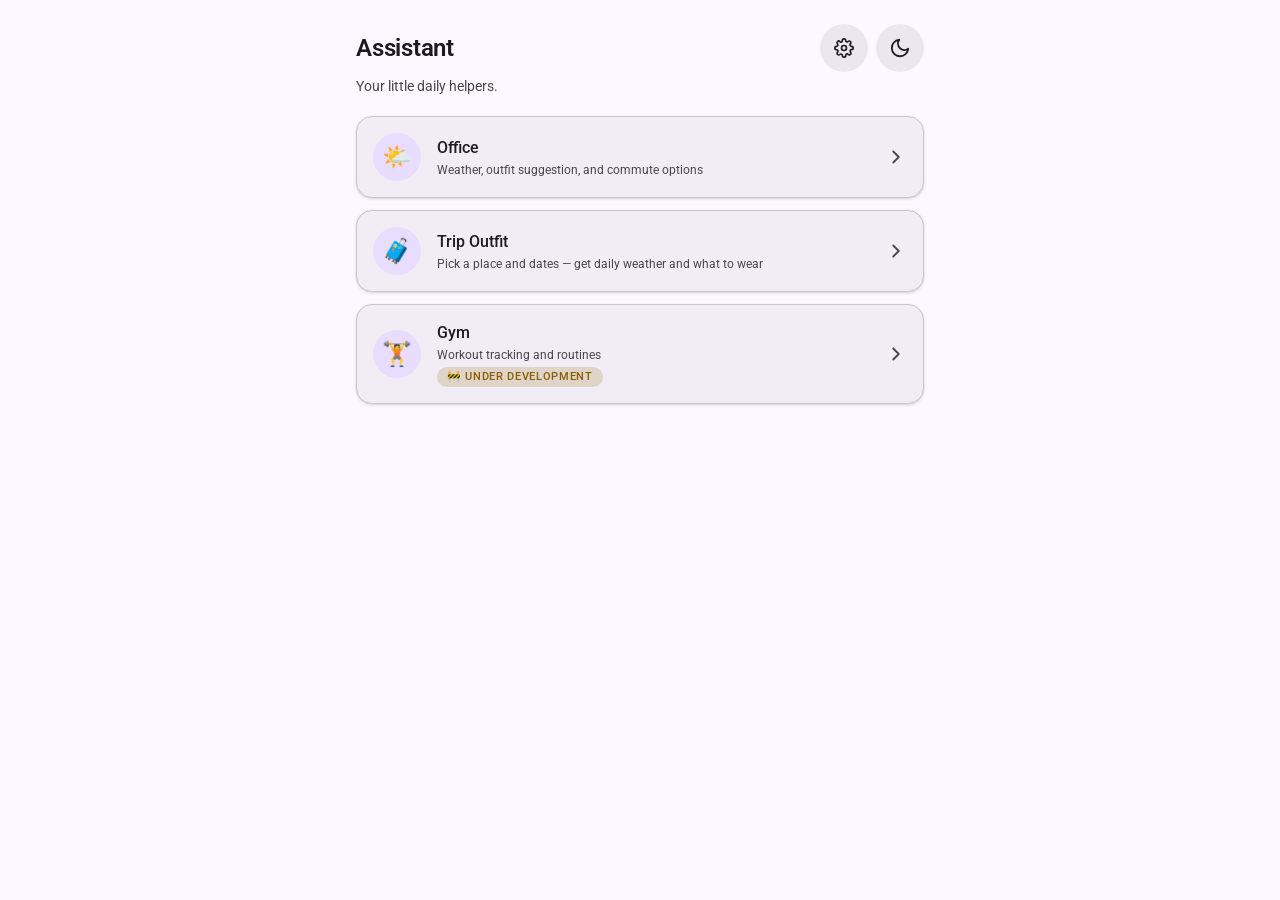
<file: index.html>
<!DOCTYPE html>
<html lang="en">
<head>
<meta charset="UTF-8">
<meta name="viewport" content="width=device-width, initial-scale=1.0, viewport-fit=cover">
<title>Assistant</title>
<meta name="theme-color" content="#141218">
<link rel="manifest" href="manifest.json">
<meta name="mobile-web-app-capable" content="yes">
<meta name="apple-mobile-web-app-capable" content="yes">
<meta name="apple-mobile-web-app-status-bar-style" content="black-translucent">
<meta name="apple-mobile-web-app-title" content="Assistant">
<link rel="apple-touch-icon" href="apple-touch-icon.png">
<link rel="preconnect" href="https://fonts.googleapis.com">
<link rel="preconnect" href="https://fonts.gstatic.com" crossorigin>
<link href="https://fonts.googleapis.com/css2?family=Roboto:wght@400;500;700;900&family=Noto+Sans+Malayalam:wght@400;500;700&family=Vazirmatn:wght@400;500;700&display=swap" rel="stylesheet">
<link rel="stylesheet" href="tokens.css">
<script src="i18n.js"></script>
<script>
  // Set theme + language direction before first paint to avoid a flash.
  document.documentElement.setAttribute("data-theme", localStorage.getItem("theme") || (matchMedia("(prefers-color-scheme: light)").matches ? "light" : "dark"));
  I18N.applyDir();
</script>
<style>
  * { box-sizing: border-box; }
  body {
    margin: 0 auto;
    max-width: 480px;
    padding: 16px;
    background: var(--md-surface);
    color: var(--md-on-surface);
    font-family: var(--md-font);
    -webkit-font-smoothing: antialiased;
  }
  @media (min-width: 768px) { body { max-width: 600px; } }

  .header-row { display: flex; justify-content: space-between; align-items: center; margin: 8px 0 4px; }
  h1 { font: var(--md-headline-small); margin: 0; letter-spacing: -0.01em; }
  .subtitle { font: var(--md-body-medium); color: var(--md-on-surface-variant); margin: 0 0 20px; }

  /* .icon-btn defined once in tokens.css */

  /* M3 cards: surface-container, large corners, elevation-1, state layer */
  .card-link {
    display: flex;
    align-items: center;
    gap: 16px;
    background: var(--md-surface-container);
    border: 1px solid var(--md-outline-variant);
    border-radius: var(--md-shape-lg);
    padding: 16px;
    margin-bottom: 12px;
    text-decoration: none;
    color: var(--md-on-surface);
    box-shadow: var(--md-elev-1);
    transition: box-shadow 0.2s ease, transform 0.15s ease;
  }
  .card-link:hover { box-shadow: var(--md-elev-2); }
  .card-link:active { transform: scale(0.99); }
  .card-link:hover::after, .card-link:active::after,
  .card-link:focus-visible::after { opacity: var(--md-state-hover); }

  .avatar {
    flex: none;
    width: 48px; height: 48px;
    border-radius: var(--md-shape-full);
    background: var(--md-primary-container);
    color: var(--md-on-primary-container);
    display: flex; align-items: center; justify-content: center;
    font-size: 1.5rem;
  }
  .card-body { flex: 1; min-width: 0; }
  .card-link h2 { font: var(--md-title-medium); margin: 0 0 2px; color: var(--md-on-surface); }
  .card-link p { font: var(--md-body-small); margin: 0; color: var(--md-on-surface-variant); }
  .chev { flex: none; color: var(--md-on-surface-variant); }

  .card-link.disabled { opacity: 0.55; pointer-events: none; }
  .card-link.disabled .avatar { background: var(--md-surface-container-high); color: var(--md-on-surface-variant); }

  .badge {
    display: inline-block;
    margin-top: 4px;
    background: color-mix(in srgb, var(--md-warning) 18%, transparent);
    color: var(--md-warning);
    border-radius: var(--md-shape-full);
    padding: 2px 10px;
    font: var(--md-label-small);
    text-transform: uppercase;
    letter-spacing: 0.06em;
  }
</style>
</head>
<body>
  <header class="header-row">
    <h1>Assistant</h1>
    <div class="header-actions" style="display:flex;gap:8px">
      <a class="icon-btn" href="settings/" title="Settings" data-i18n-title="a11y.settings" aria-label="Settings" data-i18n-aria="a11y.settings"><svg width="20" height="20" viewBox="0 0 24 24" fill="none" stroke="currentColor" stroke-width="2" stroke-linecap="round" stroke-linejoin="round"><circle cx="12" cy="12" r="3"/><path d="M19.4 15a1.65 1.65 0 0 0 .33 1.82l.06.06a2 2 0 1 1-2.83 2.83l-.06-.06a1.65 1.65 0 0 0-1.82-.33 1.65 1.65 0 0 0-1 1.51V21a2 2 0 0 1-4 0v-.09A1.65 1.65 0 0 0 9 19.4a1.65 1.65 0 0 0-1.82.33l-.06.06a2 2 0 1 1-2.83-2.83l.06-.06a1.65 1.65 0 0 0 .33-1.82 1.65 1.65 0 0 0-1.51-1H3a2 2 0 0 1 0-4h.09A1.65 1.65 0 0 0 4.6 9a1.65 1.65 0 0 0-.33-1.82l-.06-.06a2 2 0 1 1 2.83-2.83l.06.06a1.65 1.65 0 0 0 1.82.33H9a1.65 1.65 0 0 0 1-1.51V3a2 2 0 0 1 4 0v.09a1.65 1.65 0 0 0 1 1.51 1.65 1.65 0 0 0 1.82-.33l.06-.06a2 2 0 1 1 2.83 2.83l-.06.06a1.65 1.65 0 0 0-.33 1.82V9a1.65 1.65 0 0 0 1.51 1H21a2 2 0 0 1 0 4h-.09a1.65 1.65 0 0 0-1.51 1z"/></svg></a>
      <button class="icon-btn" id="themeToggle" onclick="toggleTheme()" aria-label="Toggle light/dark theme" data-i18n-aria="a11y.theme"></button>
    </div>
  </header>
  <p class="subtitle" data-i18n="home.subtitle">Your little daily helpers.</p>

  <a class="card-link md-state" href="dayplanner/">
    <span class="avatar">🌤️</span>
    <span class="card-body">
      <h2 data-i18n="card.office">Office</h2>
      <p data-i18n="card.office.desc">Weather, outfit suggestion, and commute options</p>
    </span>
    <svg class="chev" width="22" height="22" viewBox="0 0 24 24" fill="none" stroke="currentColor" stroke-width="2" stroke-linecap="round" stroke-linejoin="round"><path d="m9 18 6-6-6-6"/></svg>
  </a>

  <a class="card-link md-state" href="trip/">
    <span class="avatar">🧳</span>
    <span class="card-body">
      <h2 data-i18n="card.trip">Trip Outfit</h2>
      <p data-i18n="card.trip.desc">Pick a place and dates — get daily weather and what to wear</p>
    </span>
    <svg class="chev" width="22" height="22" viewBox="0 0 24 24" fill="none" stroke="currentColor" stroke-width="2" stroke-linecap="round" stroke-linejoin="round"><path d="m9 18 6-6-6-6"/></svg>
  </a>

  <a class="card-link md-state" href="gym/">
    <span class="avatar">🏋️</span>
    <span class="card-body">
      <h2 data-i18n="card.gym">Gym</h2>
      <p data-i18n="card.gym.desc">Workout tracking and routines</p>
      <span class="badge" data-i18n="badge.dev">🚧 Under development</span>
    </span>
    <svg class="chev" width="22" height="22" viewBox="0 0 24 24" fill="none" stroke="currentColor" stroke-width="2" stroke-linecap="round" stroke-linejoin="round"><path d="m9 18 6-6-6-6"/></svg>
  </a>

<script>
  var SUN = '<svg width="22" height="22" viewBox="0 0 24 24" fill="none" stroke="currentColor" stroke-width="2" stroke-linecap="round" stroke-linejoin="round"><circle cx="12" cy="12" r="4"/><path d="M12 2v2M12 20v2M4.93 4.93l1.41 1.41M17.66 17.66l1.41 1.41M2 12h2M20 12h2M6.34 17.66l-1.41 1.41M19.07 4.93l-1.41 1.41"/></svg>';
  var MOON = '<svg width="22" height="22" viewBox="0 0 24 24" fill="none" stroke="currentColor" stroke-width="2" stroke-linecap="round" stroke-linejoin="round"><path d="M21 12.79A9 9 0 1 1 11.21 3 7 7 0 0 0 21 12.79z"/></svg>';
  function applyTheme(t) {
    document.documentElement.setAttribute("data-theme", t);
    document.getElementById("themeToggle").innerHTML = t === "light" ? MOON : SUN;
  }
  function toggleTheme() {
    var next = document.documentElement.getAttribute("data-theme") === "light" ? "dark" : "light";
    localStorage.setItem("theme", next);
    applyTheme(next);
  }
  applyTheme(localStorage.getItem("theme") || (matchMedia("(prefers-color-scheme: light)").matches ? "light" : "dark"));
  I18N.apply();
  if ("serviceWorker" in navigator) addEventListener("load", () => navigator.serviceWorker.register("sw.js"));
</script>
</body>
</html>
</file>
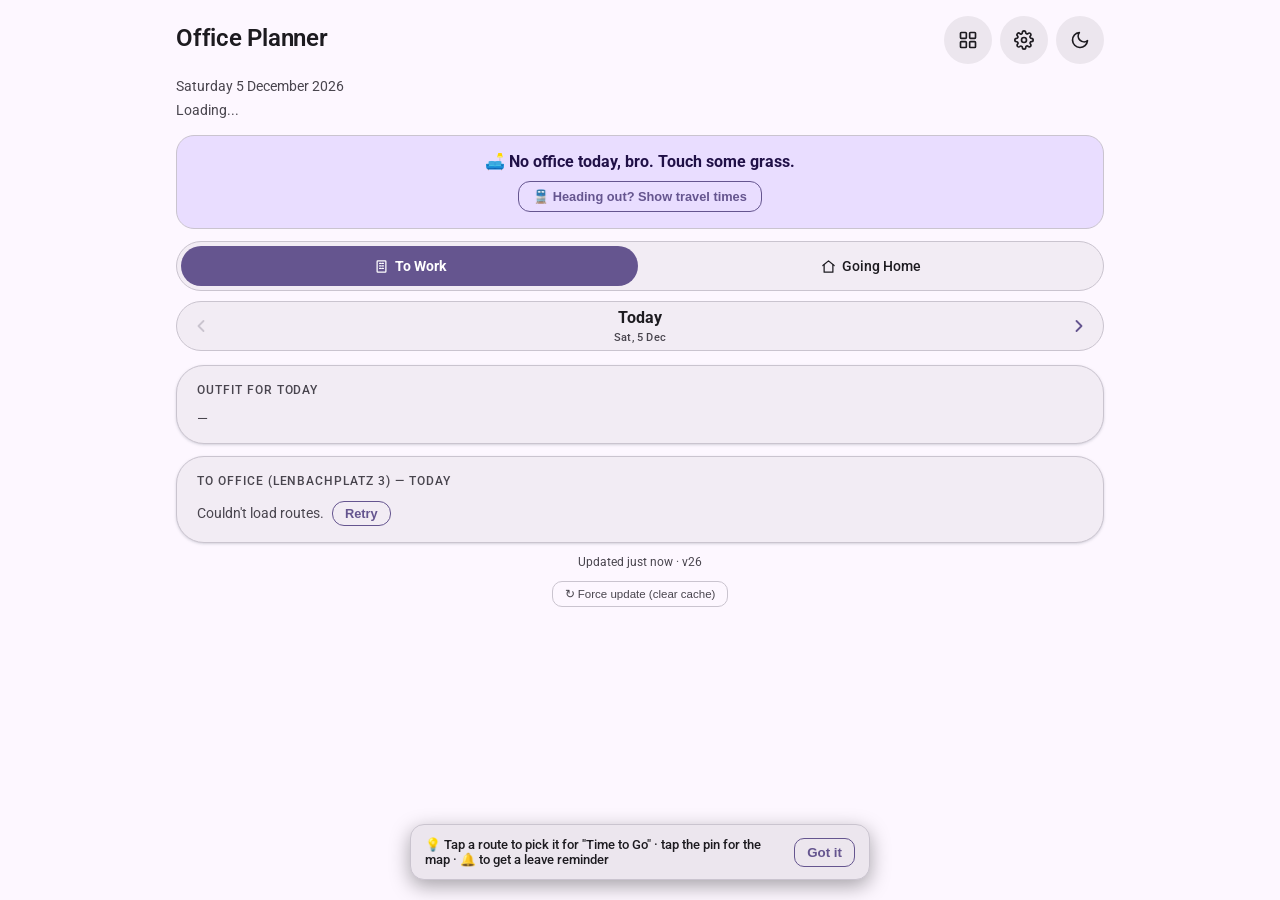
<file: dayplanner/index.html>
<!DOCTYPE html>
<html lang="en">
<head>
<meta charset="UTF-8">
<meta name="viewport" content="width=device-width, initial-scale=1.0, viewport-fit=cover">
<title>Office Planner</title>
<link rel="manifest" href="manifest.json">
<meta name="theme-color" content="#141218">
<meta name="mobile-web-app-capable" content="yes">
<meta name="apple-mobile-web-app-capable" content="yes">
<meta name="apple-mobile-web-app-status-bar-style" content="black-translucent">
<meta name="apple-mobile-web-app-title" content="My Planner">
<link rel="apple-touch-icon" href="apple-touch-icon.png">
<link rel="preconnect" href="https://fonts.googleapis.com">
<link rel="preconnect" href="https://fonts.gstatic.com" crossorigin>
<link href="https://fonts.googleapis.com/css2?family=Roboto:wght@400;500;700;900&family=Noto+Sans+Malayalam:wght@400;500;700&family=Vazirmatn:wght@400;500;700&display=swap" rel="stylesheet">
<link rel="stylesheet" href="../tokens.css">
<link rel="stylesheet" href="styles.css">
<script src="../i18n.js"></script>
<script>document.documentElement.setAttribute("data-theme", localStorage.getItem("theme") || (matchMedia("(prefers-color-scheme: light)").matches ? "light" : "dark")); I18N.applyDir();</script>
</head>
<body>
  <div class="pull-indicator" id="pullIndicator" aria-hidden="true" style="display:none">↻ Release to refresh</div>
  <div class="leave-bar" id="leaveBar" style="display:none" role="status" onclick="document.getElementById('leaveByCard').scrollIntoView({behavior:'smooth'})"></div>
  <header class="header-row">
    <h1 data-i18n="dp.title">Office Planner</h1>
    <div class="header-actions">
      <a class="icon-btn" href="../" title="All apps" aria-label="Back to home page" data-i18n-aria="a11y.home"><svg width="20" height="20" viewBox="0 0 24 24" fill="none" stroke="currentColor" stroke-width="2" stroke-linecap="round" stroke-linejoin="round"><rect x="3" y="3" width="7" height="7" rx="1"/><rect x="14" y="3" width="7" height="7" rx="1"/><rect x="3" y="14" width="7" height="7" rx="1"/><rect x="14" y="14" width="7" height="7" rx="1"/></svg></a>
      <a class="icon-btn" href="../settings/" title="Settings" data-i18n-title="a11y.settings" aria-label="Settings" data-i18n-aria="a11y.settings"><svg width="20" height="20" viewBox="0 0 24 24" fill="none" stroke="currentColor" stroke-width="2" stroke-linecap="round" stroke-linejoin="round"><circle cx="12" cy="12" r="3"/><path d="M19.4 15a1.65 1.65 0 0 0 .33 1.82l.06.06a2 2 0 1 1-2.83 2.83l-.06-.06a1.65 1.65 0 0 0-1.82-.33 1.65 1.65 0 0 0-1 1.51V21a2 2 0 0 1-4 0v-.09A1.65 1.65 0 0 0 9 19.4a1.65 1.65 0 0 0-1.82.33l-.06.06a2 2 0 1 1-2.83-2.83l.06-.06a1.65 1.65 0 0 0 .33-1.82 1.65 1.65 0 0 0-1.51-1H3a2 2 0 0 1 0-4h.09A1.65 1.65 0 0 0 4.6 9a1.65 1.65 0 0 0-.33-1.82l-.06-.06a2 2 0 1 1 2.83-2.83l.06.06a1.65 1.65 0 0 0 1.82.33H9a1.65 1.65 0 0 0 1-1.51V3a2 2 0 0 1 4 0v.09a1.65 1.65 0 0 0 1 1.51 1.65 1.65 0 0 0 1.82-.33l.06-.06a2 2 0 1 1 2.83 2.83l-.06.06a1.65 1.65 0 0 0-.33 1.82V9a1.65 1.65 0 0 0 1.51 1H21a2 2 0 0 1 0 4h-.09a1.65 1.65 0 0 0-1.51 1z"/></svg></a>
      <button class="icon-btn" id="themeToggle" onclick="toggleTheme()" aria-label="Toggle light/dark theme" data-i18n-aria="a11y.theme"></button>
    </div>
  </header>
  <p class="subtitle" id="dateLine"></p>
  <button class="weather-strip loading" id="weatherStrip" aria-label="Weather summary — tap for hourly" aria-expanded="false" onclick="toggleHourly()">Loading...</button>
  <div class="hourly-wrap" id="hourlyWrap" style="display:none">
    <div id="weather" class="loading">Loading...</div>
  </div>

  <main>
  <div class="dayoff-note" id="dayOffNote" role="status" style="display:none"></div>

  <div class="dir-toggle" role="group" aria-label="Direction">
    <button id="btnDirOffice" class="active" onclick="selectDirection('office')" aria-pressed="true"><svg class="btn-ic" width="15" height="15" viewBox="0 0 24 24" fill="none" stroke="currentColor" stroke-width="2" stroke-linecap="round" stroke-linejoin="round"><rect x="5" y="3" width="14" height="18" rx="1"/><path d="M9 7h2M13 7h2M9 11h2M13 11h2M9 15h2M13 15h2"/></svg><span data-i18n="dp.toWork">To Work</span></button>
    <button id="btnDirHome" onclick="selectDirection('home')" aria-pressed="false"><svg class="btn-ic" width="15" height="15" viewBox="0 0 24 24" fill="none" stroke="currentColor" stroke-width="2" stroke-linecap="round" stroke-linejoin="round"><path d="M3 10.5 12 3l9 7.5"/><path d="M5 9.5V21h14V9.5"/></svg><span data-i18n="dp.goingHome">Going Home</span></button>
  </div>

  <div class="day-stepper" role="group" aria-label="Day">
    <button class="day-arrow" id="dayPrev" onclick="stepDay(-1)" aria-label="Previous day">
      <svg width="20" height="20" viewBox="0 0 24 24" fill="none" stroke="currentColor" stroke-width="2.2" stroke-linecap="round" stroke-linejoin="round"><path d="m15 18-6-6 6-6"/></svg>
    </button>
    <div class="day-current" aria-live="polite">
      <span class="day-name" id="dayName" data-i18n="dp.today">Today</span>
      <span class="day-date" id="dayDate"></span>
    </div>
    <button class="day-arrow" id="dayNext" onclick="stepDay(1)" aria-label="Next day">
      <svg width="20" height="20" viewBox="0 0 24 24" fill="none" stroke="currentColor" stroke-width="2.2" stroke-linecap="round" stroke-linejoin="round"><path d="m9 18 6-6-6-6"/></svg>
    </button>
  </div>

  <div class="disruption-banner" id="disruptionBanner" role="alert" style="display:none"></div>

  <section class="card" id="leaveByCard" style="display:none" aria-labelledby="leaveByTitle">
    <h2 id="leaveByTitle" data-i18n="dp.timeToGo">Time to Go</h2>
    <div id="leaveBy" class="loading" aria-live="polite">Loading...</div>
  </section>

  <section class="card" id="outfitCard" aria-labelledby="outfitTitle">
    <h2 id="outfitTitle">Outfit for Today</h2>
    <div id="outfit" class="loading">Loading...</div>
  </section>

  <section class="card" id="routesCard" aria-labelledby="routesTitle">
    <h2 id="routesTitle">To Home (Riesenfeldstr. 10) — Today</h2>
    <div id="routesStale" class="stale-note" style="display:none" aria-live="polite"></div>
    <div id="routesList" class="loading">Loading...</div>
    <div id="routesEmpty" class="loading" style="display:none" data-i18n="dp.noDepartures">No upcoming departures right now.</div>
    <button id="showMoreBtn" class="show-more" style="display:none" onclick="showMoreRoutes()" data-i18n="dp.showMore">Show 5 more</button>
  </section>
  </main>

  <p class="updated" id="updated" aria-live="polite"></p>
  <p class="footer-actions"><button class="force-update" onclick="forceUpdate()" data-i18n="dp.forceUpdate">↻ Force update (clear cache)</button></p>

  <div class="update-toast" id="updateToast" style="display:none" role="alert">
    <span data-i18n="dp.newVersion">New version available</span>
    <button id="updateBtn" data-i18n="dp.refresh">Refresh</button>
  </div>

  <div class="hint-toast" id="hintToast" style="display:none" role="status">
    <span data-i18n="dp.hint">💡 Tap a route to pick it for "Time to Go" · tap ↗ for the map · 🔔 to get a leave reminder</span>
    <button id="hintBtn" onclick="dismissHints()" data-i18n="dp.gotIt">Got it</button>
  </div>

<script src="app.js"></script>
</body>
</html>
</file>
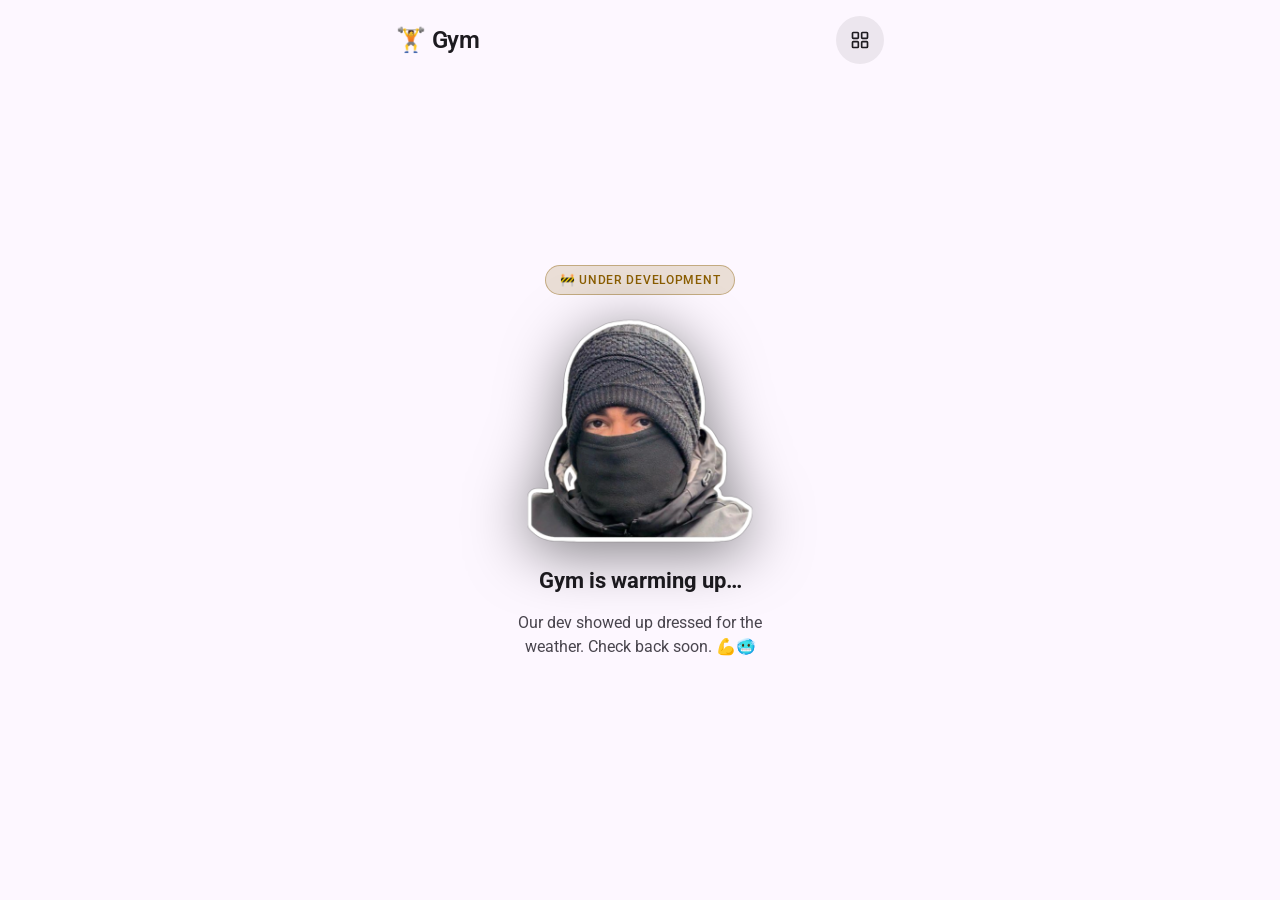
<file: gym/index.html>
<!DOCTYPE html>
<html lang="en">
<head>
<meta charset="UTF-8">
<meta name="viewport" content="width=device-width, initial-scale=1.0, viewport-fit=cover">
<title>Gym</title>
<meta name="theme-color" content="#141218">
<link rel="manifest" href="../manifest.json">
<meta name="mobile-web-app-capable" content="yes">
<meta name="apple-mobile-web-app-capable" content="yes">
<meta name="apple-mobile-web-app-status-bar-style" content="black-translucent">
<meta name="apple-mobile-web-app-title" content="Gym">
<link rel="apple-touch-icon" href="../apple-touch-icon.png">
<link rel="preconnect" href="https://fonts.googleapis.com">
<link rel="preconnect" href="https://fonts.gstatic.com" crossorigin>
<link href="https://fonts.googleapis.com/css2?family=Roboto:wght@400;500;700;900&family=Noto+Sans+Malayalam:wght@400;500;700&family=Vazirmatn:wght@400;500;700&display=swap" rel="stylesheet">
<link rel="stylesheet" href="../tokens.css">
<script src="../i18n.js"></script>
<script>document.documentElement.setAttribute("data-theme", localStorage.getItem("theme") || (matchMedia("(prefers-color-scheme: light)").matches ? "light" : "dark")); I18N.applyDir();</script>
<style>
  * { box-sizing: border-box; }
  body {
    margin: 0 auto;
    font-family: var(--md-font);
    background: var(--md-surface);
    color: var(--md-on-surface);
    padding: 16px;
    max-width: 520px;
    min-height: 100vh;
    display: flex;
    flex-direction: column;
    -webkit-font-smoothing: antialiased;
  }
  .header-row { display: flex; justify-content: space-between; align-items: center; }
  h1 { font: var(--md-headline-small); margin: 0; letter-spacing: -0.01em; }
  /* .icon-btn defined once in ../tokens.css */
  .stage {
    flex: 1;
    display: flex;
    flex-direction: column;
    align-items: center;
    justify-content: center;
    text-align: center;
    gap: 16px;
    padding: 24px 0 48px;
  }
  .pic {
    width: 240px; max-width: 72vw; height: auto;
    filter: drop-shadow(0 10px 30px rgba(0,0,0,0.5));
  }
  .badge {
    display: inline-block;
    background: color-mix(in srgb, var(--md-warning) 16%, transparent);
    color: var(--md-warning);
    border: 1px solid color-mix(in srgb, var(--md-warning) 40%, transparent);
    border-radius: var(--md-shape-full);
    padding: 6px 14px;
    font: var(--md-label-medium);
    text-transform: uppercase;
    letter-spacing: 0.06em;
  }
  .title { font: var(--md-title-large); margin: 0; }
  .sub { color: var(--md-on-surface-variant); font: var(--md-body-large); max-width: 30ch; margin: 0; }
</style>
</head>
<body>
  <header class="header-row">
    <h1>🏋️ Gym</h1>
    <a class="icon-btn" href="../" title="All apps" aria-label="Back to home page" data-i18n-aria="a11y.home"><svg width="20" height="20" viewBox="0 0 24 24" fill="none" stroke="currentColor" stroke-width="2" stroke-linecap="round" stroke-linejoin="round"><rect x="3" y="3" width="7" height="7" rx="1"/><rect x="14" y="3" width="7" height="7" rx="1"/><rect x="3" y="14" width="7" height="7" rx="1"/><rect x="14" y="14" width="7" height="7" rx="1"/></svg></a>
  </header>

  <div class="stage">
    <span class="badge" data-i18n="badge.dev">🚧 Under development</span>
    <img class="pic" src="underdevelopment.webp" alt="Bundled up, ready for the cold gym" loading="lazy">
    <h2 class="title" data-i18n="gym.title">Gym is warming up…</h2>
    <p class="sub" data-i18n="gym.sub">Our dev showed up dressed for the weather. Check back soon. 💪🥶</p>
  </div>
<script>I18N.apply(); if ("serviceWorker" in navigator) addEventListener("load", () => navigator.serviceWorker.register("../sw.js"));</script>
</body>
</html>
</file>
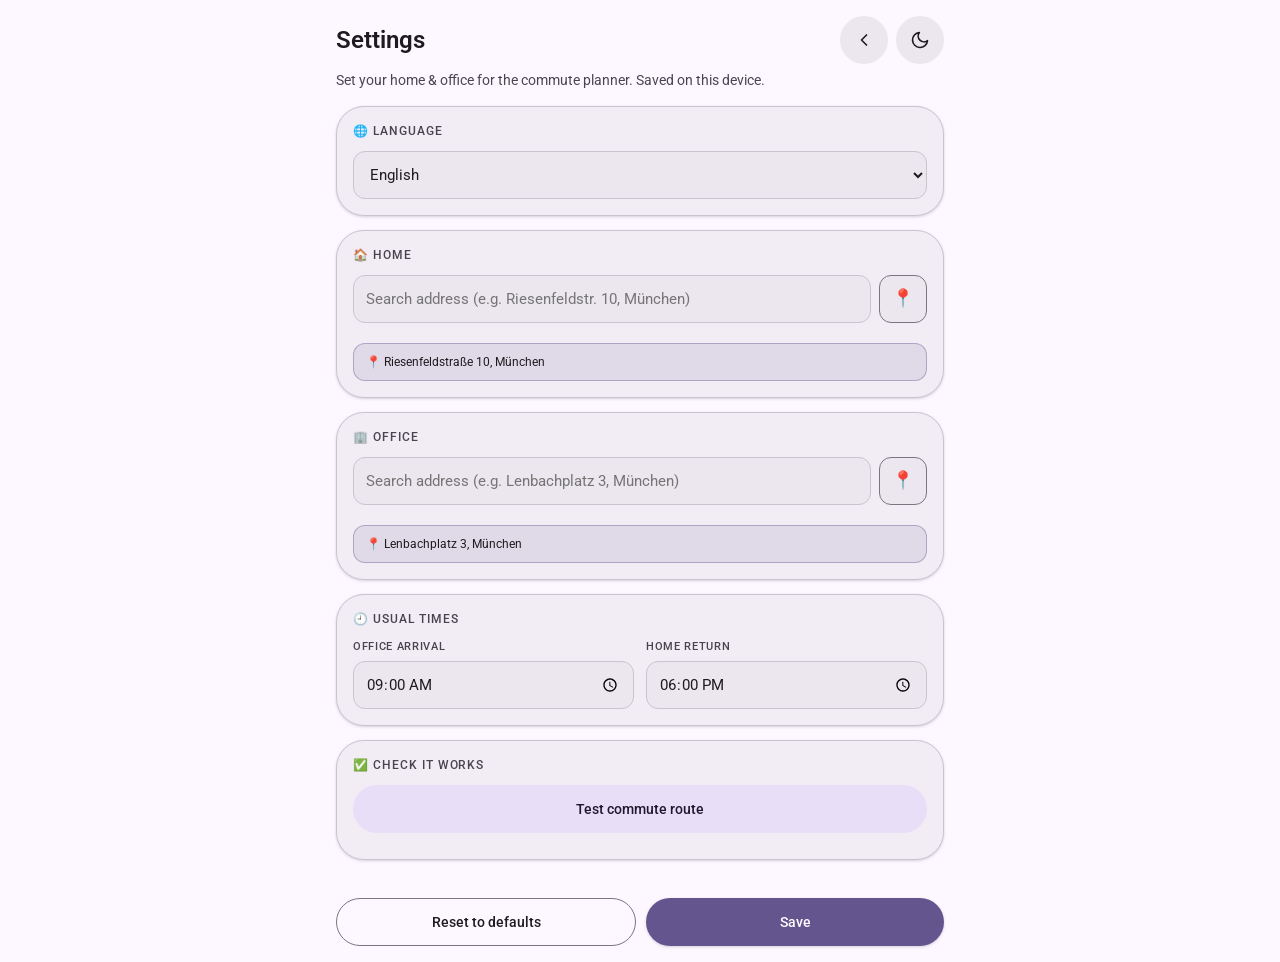
<file: settings/index.html>
<!DOCTYPE html>
<html lang="en">
<head>
<meta charset="UTF-8">
<meta name="viewport" content="width=device-width, initial-scale=1.0, viewport-fit=cover">
<title>Settings</title>
<meta name="theme-color" content="#141218">
<link rel="manifest" href="../manifest.json">
<meta name="mobile-web-app-capable" content="yes">
<meta name="apple-mobile-web-app-capable" content="yes">
<meta name="apple-mobile-web-app-status-bar-style" content="black-translucent">
<meta name="apple-mobile-web-app-title" content="Settings">
<link rel="apple-touch-icon" href="../apple-touch-icon.png">
<link rel="preconnect" href="https://fonts.googleapis.com">
<link rel="preconnect" href="https://fonts.gstatic.com" crossorigin>
<link href="https://fonts.googleapis.com/css2?family=Roboto:wght@400;500;700;900&family=Noto+Sans+Malayalam:wght@400;500;700&family=Vazirmatn:wght@400;500;700&display=swap" rel="stylesheet">
<link rel="stylesheet" href="../tokens.css">
<script src="../i18n.js"></script>
<script>document.documentElement.setAttribute("data-theme", localStorage.getItem("theme") || (matchMedia("(prefers-color-scheme: light)").matches ? "light" : "dark")); I18N.applyDir();</script>
<style>
  * { box-sizing: border-box; }
  body {
    margin: 0 auto; max-width: 520px; padding: 16px;
    background: var(--md-surface); color: var(--md-on-surface);
    font-family: var(--md-font); -webkit-font-smoothing: antialiased;
  }
  @media (min-width: 768px) { body { max-width: 640px; } }
  .header-row { display: flex; justify-content: space-between; align-items: center; }
  .header-actions { display: flex; gap: 8px; }
  h1 { font: var(--md-headline-small); margin: 0; }
  .subtitle { color: var(--md-on-surface-variant); font: var(--md-body-medium); margin: 6px 0 16px; }
  .card {
    background: var(--md-surface-container); border: 1px solid var(--md-outline-variant);
    border-radius: var(--md-shape-xl); padding: 16px; margin-bottom: 14px; box-shadow: var(--md-elev-1);
  }
  .card h2 { font: var(--md-label-medium); text-transform: uppercase; letter-spacing: 0.08em;
    color: var(--md-on-surface-variant); margin: 0 0 12px; }
  .row { display: flex; gap: 8px; }
  .field-input {
    flex: 1; min-width: 0; height: 48px; padding: 11px 12px;
    background: var(--md-surface-container-high); border: 1px solid var(--md-outline-variant);
    border-radius: var(--md-shape-md); color: var(--md-on-surface); font-size: 0.95rem; font-family: inherit;
  }
  .field-input:focus { outline: 2px solid var(--md-primary); border-color: transparent; }
  .gps-btn {
    flex: none; width: 48px; height: 48px; border: 1px solid var(--md-outline);
    border-radius: var(--md-shape-md); background: var(--md-surface-container-high);
    color: var(--md-primary); cursor: pointer; font-size: 1.1rem;
  }
  .matches { display: flex; flex-wrap: wrap; gap: 8px; margin-top: 10px; }
  .chip {
    background: var(--md-surface-container-high); border: 1px solid var(--md-outline);
    border-radius: var(--md-shape-sm); padding: 8px 12px; color: var(--md-on-surface);
    font: var(--md-label-large); cursor: pointer; text-align: left;
  }
  .chip:hover { background: var(--md-surface-container-highest); }
  .picked {
    display: flex; align-items: center; gap: 8px; margin-top: 10px; padding: 10px 12px;
    background: color-mix(in srgb, var(--md-primary) 12%, transparent);
    border: 1px solid color-mix(in srgb, var(--md-primary) 40%, transparent);
    border-radius: var(--md-shape-md); font: var(--md-body-small); color: var(--md-on-surface);
  }
  .picked.empty { background: transparent; border-style: dashed; color: var(--md-on-surface-variant); }
  .time-row { display: grid; grid-template-columns: 1fr 1fr; gap: 12px; }
  .time-field span { display: block; font: var(--md-label-small); text-transform: uppercase;
    letter-spacing: 0.06em; color: var(--md-on-surface-variant); margin-bottom: 6px; }
  .time-field input {
    width: 100%; height: 48px; padding: 0 12px; background: var(--md-surface-container-high);
    border: 1px solid var(--md-outline-variant); border-radius: var(--md-shape-md);
    color: var(--md-on-surface); font-size: 0.95rem; font-family: inherit;
  }
  .btn {
    min-height: 48px; padding: 12px 20px; border-radius: var(--md-shape-full);
    font: var(--md-label-large); cursor: pointer; border: none;
  }
  .btn-primary { background: var(--md-primary); color: var(--md-on-primary); box-shadow: var(--md-elev-1); }
  .btn-ghost { background: transparent; color: var(--md-on-surface); border: 1px solid var(--md-outline); }
  .btn-tonal { background: var(--md-secondary-container); color: var(--md-on-secondary-container); }
  .actions { display: flex; gap: 10px; margin-top: 4px; }
  .actions .btn { flex: 1; }
  .status { text-align: center; font: var(--md-body-small); color: var(--md-on-surface-variant);
    min-height: 1.2em; margin: 10px 0; }
  .status.ok { color: var(--status-good); }
  .status.bad { color: var(--status-bad); }
  .test-result { margin-top: 10px; font: var(--md-body-small); }
  .icon-btn svg, .gps-btn { line-height: 1; }
</style>
</head>
<body>
  <header class="header-row">
    <h1 data-i18n="set.title">Settings</h1>
    <div class="header-actions">
      <a class="icon-btn" href="../" title="All apps" aria-label="Back to home" data-i18n-aria="a11y.home"><svg width="20" height="20" viewBox="0 0 24 24" fill="none" stroke="currentColor" stroke-width="2" stroke-linecap="round" stroke-linejoin="round"><path d="m15 18-6-6 6-6"/></svg></a>
      <button class="icon-btn" id="themeToggle" onclick="toggleTheme()" aria-label="Toggle light/dark theme" data-i18n-aria="a11y.theme"></button>
    </div>
  </header>
  <p class="subtitle" data-i18n="set.subtitle">Set your home & office for the commute planner. Saved on this device.</p>

  <section class="card">
    <h2 data-i18n="set.language">🌐 Language</h2>
    <select class="field-input" id="langSelect" style="width:100%">
      <option value="en">English</option>
      <option value="de">Deutsch</option>
      <option value="ml">മലയാളം</option>
      <option value="fa">فارسی</option>
    </select>
  </section>

  <section class="card">
    <h2 data-i18n="set.home">🏠 Home</h2>
    <div class="row">
      <input class="field-input" id="homeSearch" type="text" placeholder="Search address (e.g. Riesenfeldstr. 10, München)" data-i18n-ph="set.searchHome" autocomplete="off">
      <button class="gps-btn" id="homeGps" title="Use my current location" aria-label="Use my current location" data-i18n-aria="set.gps" data-i18n-title="set.gps">📍</button>
    </div>
    <div class="matches" id="homeMatches"></div>
    <div class="picked empty" id="homePicked" data-i18n="set.noPick">No address picked yet.</div>
  </section>

  <section class="card">
    <h2 data-i18n="set.office">🏢 Office</h2>
    <div class="row">
      <input class="field-input" id="officeSearch" type="text" placeholder="Search address (e.g. Lenbachplatz 3, München)" data-i18n-ph="set.searchOffice" autocomplete="off">
      <button class="gps-btn" id="officeGps" title="Use my current location" aria-label="Use my current location" data-i18n-aria="set.gps" data-i18n-title="set.gps">📍</button>
    </div>
    <div class="matches" id="officeMatches"></div>
    <div class="picked empty" id="officePicked" data-i18n="set.noPick">No address picked yet.</div>
  </section>

  <section class="card">
    <h2 data-i18n="set.times">🕘 Usual times</h2>
    <div class="time-row">
      <label class="time-field"><span data-i18n="set.arrival">Office arrival</span><input id="arrival" type="time"></label>
      <label class="time-field"><span data-i18n="set.return">Home return</span><input id="return" type="time"></label>
    </div>
  </section>

  <section class="card">
    <h2 data-i18n="set.check">✅ Check it works</h2>
    <button class="btn btn-tonal" id="testBtn" style="width:100%" data-i18n="set.testBtn">Test commute route</button>
    <div class="test-result" id="testResult"></div>
  </section>

  <div class="status" id="status"></div>
  <div class="actions">
    <button class="btn btn-ghost" id="resetBtn" data-i18n="set.reset">Reset to defaults</button>
    <button class="btn btn-primary" id="saveBtn" data-i18n="set.save">Save</button>
  </div>

<script src="app.js"></script>
<script>if ("serviceWorker" in navigator) addEventListener("load", () => navigator.serviceWorker.register("../sw.js"));</script>
</body>
</html>
</file>
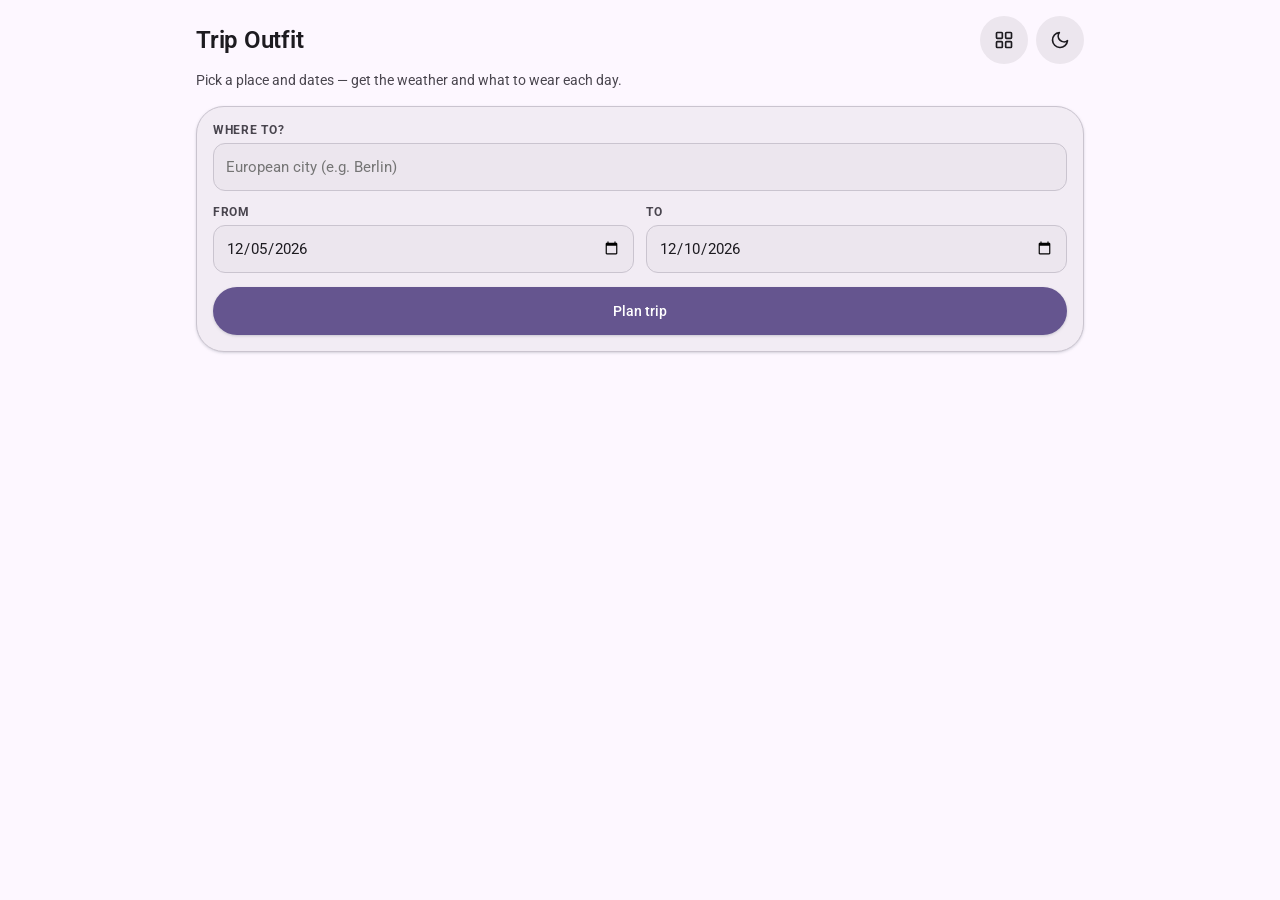
<file: trip/index.html>
<!DOCTYPE html>
<html lang="en">
<head>
<meta charset="UTF-8">
<meta name="viewport" content="width=device-width, initial-scale=1.0, viewport-fit=cover">
<title>Trip Outfit</title>
<meta name="theme-color" content="#141218">
<link rel="manifest" href="../manifest.json">
<meta name="mobile-web-app-capable" content="yes">
<meta name="apple-mobile-web-app-capable" content="yes">
<meta name="apple-mobile-web-app-status-bar-style" content="black-translucent">
<meta name="apple-mobile-web-app-title" content="Trip Outfit">
<link rel="apple-touch-icon" href="../apple-touch-icon.png">
<link rel="preconnect" href="https://fonts.googleapis.com">
<link rel="preconnect" href="https://fonts.gstatic.com" crossorigin>
<link href="https://fonts.googleapis.com/css2?family=Roboto:wght@400;500;700;900&family=Noto+Sans+Malayalam:wght@400;500;700&family=Vazirmatn:wght@400;500;700&display=swap" rel="stylesheet">
<link rel="stylesheet" href="../tokens.css">
<link rel="stylesheet" href="styles.css">
<script src="../i18n.js"></script>
<script>document.documentElement.setAttribute("data-theme", localStorage.getItem("theme") || (matchMedia("(prefers-color-scheme: light)").matches ? "light" : "dark")); I18N.applyDir();</script>
</head>
<body>
  <header class="header-row">
    <h1 data-i18n="tr.title">Trip Outfit</h1>
    <div class="header-actions">
      <a class="icon-btn" href="../" title="All apps" aria-label="Back to home page" data-i18n-aria="a11y.home"><svg width="20" height="20" viewBox="0 0 24 24" fill="none" stroke="currentColor" stroke-width="2" stroke-linecap="round" stroke-linejoin="round"><rect x="3" y="3" width="7" height="7" rx="1"/><rect x="14" y="3" width="7" height="7" rx="1"/><rect x="3" y="14" width="7" height="7" rx="1"/><rect x="14" y="14" width="7" height="7" rx="1"/></svg></a>
      <button class="icon-btn" id="themeToggle" onclick="toggleTheme()" aria-label="Toggle light/dark theme" data-i18n-aria="a11y.theme"></button>
    </div>
  </header>
  <p class="subtitle" data-i18n="tr.subtitle">Pick a place and dates — get the weather and what to wear each day.</p>

  <form class="card trip-form" id="tripForm" onsubmit="return planTrip(event)">
    <label class="field">
      <span data-i18n="tr.whereTo">Where to?</span>
      <input id="dest" type="text" placeholder="European city (e.g. Berlin)" data-i18n-ph="tr.cityPh" autocomplete="off" required>
    </label>
    <div id="placeMatches" class="place-matches" style="display:none"></div>
    <div class="date-row">
      <label class="field"><span data-i18n="tr.from">From</span><input id="start" type="date" required></label>
      <label class="field"><span data-i18n="tr.to">To</span><input id="end" type="date" required></label>
    </div>
    <button type="submit" class="plan-btn" data-i18n="tr.plan">Plan trip</button>
  </form>

  <button type="button" class="trip-summary" id="tripSummary" style="display:none" onclick="editSearch()" aria-label="Change search"></button>

  <div id="tripStatus" class="status" aria-live="polite"></div>
  <div id="tripResults"></div>

<script src="app.js"></script>
<script>if ("serviceWorker" in navigator) addEventListener("load", () => navigator.serviceWorker.register("../sw.js"));</script>
</body>
</html>
</file>
<file: tokens.css>
/* ============================================================
   Material Design 3 design tokens — shared across all apps.
   Seed: blue (#2f6fed). Dark is default; [data-theme="light"] overrides.
   Old aliases (--bg/--card/--accent/--text/--muted/--outline) kept
   at the bottom so existing component CSS keeps working.
   ============================================================ */
:root {
  color-scheme: dark;

  /* --- Primary --- */
  --md-primary: #cfbdfe;
  --md-on-primary: #36275d;
  --md-primary-container: #4d3d75;
  --md-on-primary-container: #e9ddff;

  /* --- Secondary --- */
  --md-secondary: #cbc2db;
  --md-on-secondary: #332d41;
  --md-secondary-container: #4a4458;
  --md-on-secondary-container: #e8def8;

  /* --- Tertiary --- */
  --md-tertiary: #efb8c8;
  --md-on-tertiary: #4a2532;
  --md-tertiary-container: #633b48;
  --md-on-tertiary-container: #ffd9e3;

  /* --- Error --- */
  --md-error: #ffb4ab;
  --md-on-error: #690005;
  --md-error-container: #93000a;
  --md-on-error-container: #ffdad6;

  /* --- Semantic status (extended roles, not in core M3).
         Theme-switching text colors used for warnings, delays,
         countdown urgency, occupancy, etc. --- */
  --status-good: #8bd99f;
  --status-warn: #ffb454;
  --status-bad: #ffb4ab;
  --md-warning: var(--status-warn); /* legacy alias (home badge) */

  /* --- Surfaces (tonal elevation) --- */
  --md-surface: #141218;
  --md-on-surface: #e6e0e9;
  --md-on-surface-variant: #cac4cf;
  --md-surface-container-lowest: #0f0d13;
  --md-surface-container-low: #1d1b20;
  --md-surface-container: #211f24;
  --md-surface-container-high: #2b292f;
  --md-surface-container-highest: #36343a;

  /* --- Outline --- */
  --md-outline: #948f99;
  --md-outline-variant: #49454e;

  /* --- Inverse --- */
  --md-inverse-surface: #e6e0e9;
  --md-inverse-on-surface: #322f35;
  --md-inverse-primary: #65558f;

  /* --- State-layer opacities (M3 spec) --- */
  --md-state-hover: 0.08;
  --md-state-focus: 0.10;
  --md-state-pressed: 0.10;
  --md-state-dragged: 0.16;

  /* --- Shape scale (corner radius) --- */
  --md-shape-xs: 4px;
  --md-shape-sm: 8px;
  --md-shape-md: 12px;
  --md-shape-lg: 16px;
  --md-shape-xl: 28px;
  --md-shape-full: 999px;

  /* --- Elevation (M3 dark uses tonal + shadow) --- */
  --md-elev-0: none;
  --md-elev-1: 0 1px 2px rgba(0,0,0,0.3), 0 1px 3px 1px rgba(0,0,0,0.15);
  --md-elev-2: 0 1px 2px rgba(0,0,0,0.3), 0 2px 6px 2px rgba(0,0,0,0.15);
  --md-elev-3: 0 4px 8px 3px rgba(0,0,0,0.15), 0 1px 3px rgba(0,0,0,0.3);
  --md-elev-4: 0 6px 10px 4px rgba(0,0,0,0.15), 0 2px 3px rgba(0,0,0,0.3);

  /* --- Type scale (Roboto). label/body/title/headline/display --- */
  --md-font: 'Roboto', 'Noto Sans Malayalam', 'Vazirmatn', -apple-system, 'Segoe UI', Helvetica, Arial, sans-serif;
  --md-display-small: 700 2.25rem/2.75rem var(--md-font);
  --md-headline-small: 600 1.5rem/2rem var(--md-font);
  --md-title-large: 700 1.375rem/1.75rem var(--md-font);
  --md-title-medium: 500 1rem/1.5rem var(--md-font);
  --md-title-small: 500 0.875rem/1.25rem var(--md-font);
  --md-body-large: 400 1rem/1.5rem var(--md-font);
  --md-body-medium: 400 0.875rem/1.25rem var(--md-font);
  --md-body-small: 400 0.75rem/1rem var(--md-font);
  --md-label-large: 500 0.875rem/1.25rem var(--md-font);
  --md-label-medium: 500 0.75rem/1rem var(--md-font);
  --md-label-small: 500 0.6875rem/1rem var(--md-font);
}

:root[data-theme="light"] {
  color-scheme: light;

  --md-primary: #65558f;
  --md-on-primary: #ffffff;
  --md-primary-container: #e9ddff;
  --md-on-primary-container: #201047;

  --md-secondary: #625b71;
  --md-on-secondary: #ffffff;
  --md-secondary-container: #e8def8;
  --md-on-secondary-container: #1e192b;

  --md-tertiary: #7e5260;
  --md-on-tertiary: #ffffff;
  --md-tertiary-container: #ffd9e3;
  --md-on-tertiary-container: #31101d;

  --md-error: #ba1a1a;
  --md-on-error: #ffffff;
  --md-error-container: #ffdad6;
  --md-on-error-container: #410002;

  /* Semantic status — darker for contrast on light surfaces */
  --status-good: #1e6b3a;
  --status-warn: #8a5d00;
  --status-bad: #ba1a1a;

  --md-success: #1e6b3a;
  --md-on-success: #ffffff;
  --md-warning: #8a5d00;
  --md-on-warning: #ffffff;

  --md-surface: #fdf7ff;
  --md-on-surface: #1d1b20;
  --md-on-surface-variant: #49454e;
  --md-surface-container-lowest: #ffffff;
  --md-surface-container-low: #f8f2fa;
  --md-surface-container: #f2ecf4;
  --md-surface-container-high: #ece6ee;
  --md-surface-container-highest: #e6e0e9;

  --md-outline: #7a757f;
  --md-outline-variant: #cac4cf;

  --md-inverse-surface: #322f35;
  --md-inverse-on-surface: #f5eff7;
  --md-inverse-primary: #cfbdfe;

  --md-elev-1: 0 1px 2px rgba(20,30,50,0.1), 0 1px 3px 1px rgba(20,30,50,0.05);
  --md-elev-2: 0 1px 2px rgba(20,30,50,0.1), 0 2px 6px 2px rgba(20,30,50,0.06);
  --md-elev-3: 0 4px 8px 3px rgba(20,30,50,0.06), 0 1px 3px rgba(20,30,50,0.1);
  --md-elev-4: 0 6px 10px 4px rgba(20,30,50,0.07), 0 2px 3px rgba(20,30,50,0.1);
}

/* ============================================================
   Back-compat aliases — map the apps' existing var names onto
   M3 roles. Lets old component CSS keep working unchanged.
   ============================================================ */
:root {
  --bg: var(--md-surface);
  --card: var(--md-surface-container);
  --card-high: var(--md-surface-container-high);
  --accent: var(--md-primary);
  --on-accent: var(--md-on-primary);
  --primary-container: var(--md-primary-container);
  --on-primary-container: var(--md-on-primary-container);
  --text: var(--md-on-surface);
  --muted: var(--md-on-surface-variant);
  --outline: var(--md-outline-variant);
}

/* ============================================================
   Shared M3 component helpers (opt-in classes).
   ============================================================ */

/* Reduced motion */
@media (prefers-reduced-motion: reduce) {
  *, *::before, *::after {
    animation-duration: 0.01ms !important;
    transition-duration: 0.01ms !important;
  }
}

/* M3 state layer: put on a positioned, overflow-hidden element. */
.md-state {
  position: relative;
  overflow: hidden;
  isolation: isolate;
}
.md-state::after {
  content: "";
  position: absolute;
  inset: 0;
  background: currentColor;
  opacity: 0;
  transition: opacity 0.15s ease;
  pointer-events: none;
  z-index: -1;
}
.md-state:hover::after { opacity: var(--md-state-hover); }
.md-state:focus-visible::after { opacity: var(--md-state-focus); }
.md-state:active::after { opacity: var(--md-state-pressed); }

/* Visible focus ring everywhere (a11y) */
:where(button, a, input, [tabindex]):focus-visible {
  outline: 2px solid var(--md-primary);
  outline-offset: 2px;
}

/* M3 filled button */
.md-btn-filled {
  min-height: 40px;
  padding: 10px 24px;
  border: none;
  border-radius: var(--md-shape-full);
  background: var(--md-primary);
  color: var(--md-on-primary);
  font: var(--md-label-large);
  cursor: pointer;
}

/* ============================================================
   Right-to-left (Persian). Flip the bits that use physical
   direction; flex/grid layouts mirror automatically under dir=rtl.
   ============================================================ */
[dir="rtl"] body { text-align: right; }
[dir="rtl"] .day-arrow svg { transform: scaleX(-1); }
[dir="rtl"] .chev { transform: scaleX(-1); }
[dir="rtl"] .route { border-left: none; border-right: 4px solid var(--outline); border-radius: 16px 4px 4px 16px; }
[dir="rtl"] .route.chosen { border-right-color: var(--accent); }
[dir="rtl"] .route-num { margin-right: 0; margin-left: 9px; }
[dir="rtl"] .ts-change, [dir="rtl"] .trip-summary .ts-change { margin-left: 0; margin-right: auto; }
[dir="rtl"] .day-temp { margin-left: 0; margin-right: auto; }
[dir="rtl"] .strip-chevron { margin-left: 0; margin-right: auto; }
[dir="rtl"] .route-legs { padding-left: 0; padding-right: 18px; }
[dir="rtl"] .route-legs::before { left: auto; right: 5px; }
[dir="rtl"] .leg-stop .dot { left: auto; right: -16px; }
[dir="rtl"] .occupancy, [dir="rtl"] .delay-tag, [dir="rtl"] .leg-meta { margin-left: 0; margin-right: 6px; }

/* M3 icon button — 48dp target. Shared by every app header. */
.icon-btn {
  width: 48px;
  height: 48px;
  border: none;
  border-radius: var(--md-shape-full);
  background: var(--md-surface-container-high);
  color: var(--md-on-surface);
  display: flex;
  align-items: center;
  justify-content: center;
  cursor: pointer;
  text-decoration: none;
  transition: background 0.2s ease, transform 0.15s ease;
}
.icon-btn:hover { background: var(--md-surface-container-highest); }
.icon-btn:active { transform: scale(0.92); }
</file>
<file: dayplanner/styles.css>
/* Color tokens now live in ../tokens.css (M3 roles + back-compat aliases). */
  * { box-sizing: border-box; }
  body {
    margin: 0;
    font-family: var(--md-font, 'Roboto', -apple-system, Segoe UI, Helvetica, Arial, sans-serif);
    background: var(--bg);
    color: var(--text);
    padding: 16px;
    max-width: 480px;
    margin: 0 auto;
    -webkit-font-smoothing: antialiased;
  }
  h1 {
    font: var(--md-headline-small);
    margin: 0 0 4px;
    letter-spacing: -0.01em;
  }
  .header-row {
    display: flex;
    justify-content: space-between;
    align-items: center;
  }
  .header-actions {
    display: flex;
    gap: 8px;
  }
  /* Header icon buttons use the shared .icon-btn from ../tokens.css */
  .dayoff-note {
    padding: 16px;
    margin-bottom: 12px;
    border-radius: 18px;
    background: var(--primary-container);
    color: var(--on-primary-container);
    border: 1px solid var(--outline);
    text-align: center;
    font-size: 1rem;
    font-weight: 700;
  }
  .dayoff-toggle {
    margin-top: 10px;
    padding: 7px 14px;
    border: 1px solid var(--accent);
    border-radius: 12px;
    background: transparent;
    color: var(--accent);
    font-size: 0.8rem;
    font-weight: 600;
    cursor: pointer;
  }
  .disruption-banner {
    padding: 10px 14px;
    margin-bottom: 12px;
    border-radius: 14px;
    font-size: 0.85rem;
    font-weight: 700;
  }
  .disruption-banner.warn {
    background: rgba(255,180,84,0.14);
    color: var(--status-warn);
    border: 1px solid rgba(255,180,84,0.4);
  }
  .disruption-banner.bad {
    background: rgba(255,180,171,0.14);
    color: var(--status-bad);
    border: 1px solid rgba(255,180,171,0.45);
  }
  .pull-indicator {
    position: fixed;
    top: 8px;
    left: 50%;
    transform: translateX(-50%);
    background: var(--primary-container);
    color: var(--on-primary-container);
    padding: 8px 16px;
    border-radius: 14px;
    font-size: 0.8rem;
    font-weight: 600;
    z-index: 90;
    box-shadow: 0 4px 14px rgba(0,0,0,0.3);
  }
  .subtitle { color: var(--muted); font-size: 0.875rem; margin-bottom: 8px; }
  .weather-strip {
    display: flex;
    align-items: center;
    flex-wrap: wrap;
    gap: 6px;
    width: 100%;
    margin: 0 0 16px;
    padding: 0;
    border: none;
    background: none;
    text-align: left;
    font-size: 0.85rem;
    font-family: inherit;
    color: var(--muted);
    cursor: pointer;
  }
  .weather-strip.loading { color: var(--muted); }
  .weather-strip .ws-icon { display: inline-flex; align-items: center; }
  .weather-strip .ws-temp { color: var(--text); font-weight: 700; }
  .weather-strip .ws-sep { opacity: 0.4; }
  .strip-chevron {
    margin-left: auto;
    font-size: 1rem;
    line-height: 1;
    transition: transform 0.2s ease;
    color: var(--accent);
  }
  .weather-strip.open .strip-chevron { transform: rotate(180deg); }
  .hourly-wrap {
    background: var(--card);
    border: 1px solid var(--outline);
    border-radius: 20px;
    padding: 14px;
    margin-bottom: 16px;
  }
  .hourly-strip {
    display: flex;
    justify-content: space-between;
    gap: 4px;
    overflow-x: auto;
  }
  .hour-col {
    flex: 1;
    min-width: 42px;
    text-align: center;
    padding: 8px 2px;
    border-radius: 12px;
    background: var(--card-high);
  }
  .hour-time { font-size: 0.7rem; color: var(--muted); margin-bottom: 4px; }
  .hour-icon { display: flex; justify-content: center; margin-bottom: 2px; }
  .hour-temp { font-size: 0.9rem; font-weight: 700; }
  .hour-rain { font-size: 0.62rem; color: var(--accent); margin-top: 3px; white-space: nowrap; }
  .card {
    background: var(--card);
    border: 1px solid var(--outline);
    border-radius: var(--md-shape-xl);
    padding: 16px 20px;
    margin-bottom: 12px;
    box-shadow: var(--md-elev-1);
  }
  .card h2 {
    font: var(--md-label-medium);
    margin: 0 0 12px;
    color: var(--muted);
    text-transform: uppercase;
    letter-spacing: 0.08em;
  }
  .outfit-sections {
    display: grid;
    grid-template-columns: 1fr 1fr 1fr;
    gap: 8px;
  }
  .outfit-section {
    text-align: center;
    padding: 10px 4px;
    border-radius: 16px;
    background: var(--card-high);
  }
  .outfit-label {
    font-size: 0.7rem;
    font-weight: 700;
    text-transform: uppercase;
    letter-spacing: 0.06em;
    color: var(--muted);
    margin-bottom: 6px;
  }
  .outfit-icon {
    display: flex;
    align-items: center;
    justify-content: center;
    height: 40px;
    margin-bottom: 6px;
    color: var(--accent);
  }
  .outfit-icon svg { display: block; }
  .outfit-text { text-align: center; font-size: 0.95rem; font-weight: 700; }
  .outfit-notes { text-align: center; color: var(--muted); font-size: 0.85rem; margin-top: 10px; }
  .route {
    border-left: 4px solid var(--outline);
    border-radius: 4px 16px 16px 4px;
    background: var(--card-high);
    padding: 10px 14px;
    margin-bottom: 8px;
  }
  .route:last-child { margin-bottom: 0; }
  .route { cursor: pointer; transition: background 0.15s ease; }
  .route:hover, .route:focus-visible { background: var(--card); outline: none; }
  /* "Open in Google Maps" — labeled pill at the bottom of each route. */
  .route-actions {
    display: flex;
    justify-content: flex-end;
    margin-top: 12px;
  }
  .route-map {
    display: inline-flex;
    align-items: center;
    gap: 7px;
    min-height: 40px;
    padding: 8px 16px;
    border: 1px solid color-mix(in srgb, var(--md-primary) 45%, var(--outline));
    border-radius: var(--md-shape-full);
    background: transparent;
    color: var(--accent);
    font: var(--md-label-large);
    cursor: pointer;
    transition: background 0.15s ease;
  }
  .route-map svg { display: block; }
  .route-map:hover, .route-map:focus-visible {
    background: color-mix(in srgb, var(--md-primary) 12%, transparent);
    outline: none;
  }
  .route-map:active { background: color-mix(in srgb, var(--md-primary) 20%, transparent); }
  /* The departure the Time-to-Go card picked. */
  .route.chosen {
    border-left-color: var(--accent);
    background: var(--primary-container);
  }
  .route.chosen::before {
    content: "▶ catch this";
    display: block;
    color: var(--accent);
    font-size: 0.66rem;
    font-weight: 800;
    text-transform: uppercase;
    letter-spacing: 0.06em;
    margin-bottom: 4px;
  }
  .route-time {
    font-weight: 700;
    font-size: 1rem;
  }
  .stale-note {
    color: var(--status-warn);
    font-size: 0.78rem;
    font-weight: 600;
    margin-bottom: 10px;
  }
  .route-alert {
    color: var(--status-bad);
    background: rgba(255,180,171,0.10);
    border-radius: 8px;
    padding: 4px 8px;
    margin-top: 6px;
    font-size: 0.78rem;
    font-weight: 600;
  }
  :root[data-theme="light"] .route-alert {
    color: var(--status-bad);
    background: rgba(186,26,26,0.08);
  }
  .route-num {
    display: inline-block;
    min-width: 20px;
    height: 20px;
    line-height: 20px;
    text-align: center;
    margin-right: 9px;
    border-radius: 50%;
    background: var(--card);
    border: 1px solid var(--outline);
    color: var(--text);
    font-size: 0.75rem;
    font-weight: 700;
    vertical-align: 1px;
  }
  .route.chosen .route-num { background: var(--accent); color: var(--on-accent); }
  .update-toast {
    position: fixed;
    left: 50%;
    bottom: 20px;
    transform: translateX(-50%);
    display: flex;
    align-items: center;
    gap: 12px;
    padding: 10px 14px;
    border-radius: 14px;
    background: var(--primary-container);
    color: var(--on-primary-container);
    border: 1px solid var(--accent);
    box-shadow: 0 6px 20px rgba(0,0,0,0.35);
    font-size: 0.85rem;
    font-weight: 600;
    z-index: 100;
  }
  .update-toast button {
    border: none;
    border-radius: 10px;
    padding: 6px 14px;
    background: var(--accent);
    color: var(--on-accent);
    font-weight: 700;
    cursor: pointer;
  }
  .hint-toast {
    position: fixed;
    left: 50%;
    bottom: 20px;
    transform: translateX(-50%);
    width: calc(100% - 32px);
    max-width: 460px;
    display: flex;
    align-items: center;
    gap: 12px;
    padding: 12px 14px;
    border-radius: 14px;
    background: var(--card-high);
    color: var(--text);
    border: 1px solid var(--outline);
    box-shadow: 0 6px 20px rgba(0,0,0,0.35);
    font-size: 0.8rem;
    font-weight: 500;
    z-index: 100;
  }
  .hint-toast button {
    flex: none;
    border: 1px solid var(--accent);
    border-radius: 10px;
    padding: 6px 12px;
    background: transparent;
    color: var(--accent);
    font-weight: 700;
    cursor: pointer;
  }
  .occupancy { margin-left: 6px; font-size: 0.72rem; font-weight: 700; }
  .occ-low { color: var(--status-good); }
  .occ-med { color: var(--status-warn); }
  .occ-high { color: var(--status-bad); }
  .delay-tag {
    display: inline-block;
    margin-left: 6px;
    padding: 1px 6px;
    border-radius: 6px;
    background: rgba(255,180,84,0.18);
    color: var(--status-warn);
    font-size: 0.72rem;
    font-weight: 700;
  }
  .delay-tag.cancel { background: rgba(255,180,171,0.18); color: var(--status-bad); }
  .route-rel { font-weight: 600; font-size: 0.85rem; }
  .route-rel.urgent { color: var(--status-bad); }
  .route-rel.soon { color: var(--status-warn); }
  .route-rel.ok { color: var(--status-good); }
  .route-rel.gone { color: var(--muted); opacity: 0.7; }
  .route-lines {
    color: var(--muted);
    font-size: 0.85rem;
    margin-top: 2px;
  }
  .route-duration {
    color: var(--muted);
    font-size: 0.8rem;
  }
  .route-leg {
    font-size: 0.8rem;
    color: var(--muted);
    margin-top: 4px;
    line-height: 1.4;
  }
  /* Journey rail: a vertical line down the legs with a dot at each stop. */
  .route-legs {
    position: relative;
    margin-top: 6px;
    padding-left: 18px;
  }
  .route-legs::before {
    content: "";
    position: absolute;
    left: 5px;
    top: 8px;
    bottom: 9px;
    width: 2px;
    background: var(--outline);
  }
  .leg-line {
    font-size: 0.8rem;
    color: var(--muted);
    margin-top: 8px;
  }
  .leg-line:first-child { margin-top: 0; }
  .leg-meta { margin-left: 4px; }
  .leg-stop {
    position: relative;
    font-size: 0.8rem;
    color: var(--text);
    line-height: 1.7;
  }
  .leg-stop .dot {
    position: absolute;
    left: -16px;
    top: 7px;
    width: 8px;
    height: 8px;
    border-radius: 50%;
    background: var(--accent);
  }
  .leg-stop .dot.end {
    background: var(--card);
    border: 2px solid var(--accent);
  }
  .route-walk {
    font-size: 0.75rem;
    color: var(--muted);
    margin-top: 4px;
    opacity: 0.85;
  }
  .route-line {
    display: inline-block;
    color: #fff;
    font-weight: 700;
    font-size: 0.78rem;
    line-height: 1;
    padding: 3px 7px;
    border-radius: 6px;
    min-width: 18px;
    text-align: center;
  }
  .route-station {
    color: var(--text);
  }
  #leaveByCard {
    background: var(--primary-container);
    background: linear-gradient(160deg, var(--primary-container), color-mix(in srgb, var(--primary-container) 78%, #000));
    border: 1px solid var(--outline);
    border-color: color-mix(in srgb, var(--accent) 35%, transparent);
  }
  /* Slim sticky bar shown once the full Time-to-Go card scrolls out of view. */
  .leave-bar {
    position: sticky;
    top: 0;
    z-index: 20;
    margin: -16px -16px 12px;
    padding: 10px 16px;
    background: var(--primary-container);
    color: var(--on-primary-container);
    border-bottom: 1px solid color-mix(in srgb, var(--accent) 35%, var(--outline));
    font-size: 0.9rem;
    font-weight: 700;
    display: flex;
    align-items: center;
    gap: 8px;
    cursor: pointer;
    box-shadow: 0 2px 10px rgba(0,0,0,0.3);
  }
  .leave-bar .lb-count.urgent { color: var(--status-bad); }
  .leave-bar .lb-count.soon { color: var(--status-warn); }
  .leave-bar .lb-count.ok { color: var(--status-good); }
  .leave-bar .lb-sub { color: var(--on-primary-container); opacity: 0.7; font-weight: 500; }
  #leaveByCard h2 { color: var(--on-primary-container); opacity: 0.7; }
  .leave-grid {
    display: grid;
    grid-template-columns: 1fr 1fr;
    gap: 12px;
  }
  .leave-col {
    text-align: center;
    padding: 12px 10px;
    border-radius: 16px;
    background: rgba(0,0,0,0.18);
    box-shadow: inset 0 1px 0 rgba(255,255,255,0.05);
  }
  :root[data-theme="light"] .leave-col {
    background: rgba(255,255,255,0.6);
    box-shadow: inset 0 1px 0 rgba(255,255,255,0.8);
  }
  .leave-label {
    font-size: 0.7rem;
    font-weight: 500;
    text-transform: uppercase;
    letter-spacing: 0.06em;
    color: var(--on-primary-container);
    opacity: 0.7;
    margin-bottom: 4px;
  }
  .leave-clock {
    font-size: 1.75rem;
    font-weight: 700;
    color: var(--on-primary-container);
  }
  .leave-countdown {
    font-size: 1.05rem;
    font-weight: 500;
    color: var(--on-primary-container);
    margin-top: 2px;
  }
  .leave-plan {
    font-size: 0.78rem;
    font-weight: 500;
    color: var(--on-primary-container);
    opacity: 0.65;
    margin-top: 2px;
  }
  .leave-countdown.highlight {
    font-size: 1.1rem;
    font-weight: 800;
    color: var(--accent);
    margin-top: 4px;
    white-space: nowrap;
  }
  .leave-countdown.urgent, .leave-countdown.highlight.urgent {
    color: var(--status-bad);
  }
  .leave-countdown.soon, .leave-countdown.highlight.soon {
    color: var(--status-warn);
  }
  .leave-countdown.ok, .leave-countdown.highlight.ok {
    color: var(--status-good);
  }
  .leave-sub {
    text-align: center;
    color: var(--on-primary-container);
    opacity: 0.7;
    font-size: 0.8rem;
    margin-top: 8px;
  }
  .leave-controls {
    display: flex;
    gap: 8px;
    justify-content: center;
    margin-top: 12px;
  }
  .leave-btn {
    display: inline-flex;
    align-items: center;
    gap: 6px;
    min-height: 40px;
    padding: 8px 16px;
    border: 1px solid color-mix(in srgb, var(--accent) 45%, transparent);
    border-radius: var(--md-shape-full);
    background: rgba(0,0,0,0.18);
    color: var(--on-primary-container);
    font: var(--md-label-large);
    cursor: pointer;
    transition: background 0.2s ease, border-color 0.2s ease;
  }
  :root[data-theme="light"] .leave-btn { background: rgba(255,255,255,0.55); }
  .leave-btn:hover { background: rgba(0,0,0,0.28); }
  :root[data-theme="light"] .leave-btn:hover { background: rgba(255,255,255,0.8); }
  .leave-btn.on {
    background: var(--accent);
    color: var(--on-accent);
    border-color: var(--accent);
  }
  .leave-btn.ghost { border-style: dashed; }
  .route-warning {
    color: var(--status-warn);
    font-size: 0.8rem;
    margin-top: 4px;
  }
  .route-livetag {
    font-size: 0.75rem;
    color: var(--status-good);
    margin-left: 4px;
  }
  .loading { color: var(--muted); font-size: 0.9rem; }
  .retry-btn {
    margin-left: 8px;
    padding: 4px 12px;
    border: 1px solid var(--accent);
    border-radius: 12px;
    background: transparent;
    color: var(--accent);
    font-size: 0.8rem;
    font-weight: 600;
    cursor: pointer;
  }
  /* Skeleton shimmer placeholders */
  @keyframes shimmer { 0% { background-position: -240px 0; } 100% { background-position: 240px 0; } }
  .skeleton {
    background: linear-gradient(90deg, var(--card-high) 25%, var(--outline) 37%, var(--card-high) 63%);
    background-size: 480px 100%;
    animation: shimmer 1.2s infinite linear;
    border-radius: 8px;
  }
  .skel-row { height: 62px; border-radius: 12px; margin-bottom: 8px; }
  .skel-grid3 { display: grid; grid-template-columns: 1fr 1fr 1fr; gap: 8px; }
  .skel-tile { height: 92px; border-radius: 16px; }
  .skel-strip { display: flex; gap: 4px; }
  .skel-strip > div { flex: 1; height: 86px; border-radius: 12px; }
  .updated { text-align: center; color: var(--muted); font-size: 0.75rem; margin-top: 8px; }
  .updated.stale { color: var(--status-warn); }
  .footer-actions { text-align: center; margin: 4px 0 16px; }
  .force-update {
    background: transparent;
    border: 1px solid var(--outline);
    border-radius: 10px;
    padding: 5px 12px;
    color: var(--muted);
    font-size: 0.72rem;
    font-weight: 500;
    cursor: pointer;
  }
  /* M3 segmented button group */
  .btn-ic { flex: none; }
  /* Compact day stepper — replaces the full-width Today/Tomorrow bar. */
  .day-stepper {
    display: flex;
    align-items: center;
    justify-content: space-between;
    gap: 8px;
    margin-bottom: 14px;
    padding: 4px;
    border: 1px solid var(--md-outline-variant);
    border-radius: var(--md-shape-full);
    background: var(--md-surface-container);
  }
  .day-arrow {
    flex: none;
    width: 40px;
    height: 40px;
    display: flex;
    align-items: center;
    justify-content: center;
    border: none;
    border-radius: var(--md-shape-full);
    background: transparent;
    color: var(--accent);
    cursor: pointer;
    transition: background 0.2s ease, transform 0.15s ease;
  }
  .day-arrow:hover { background: color-mix(in srgb, var(--md-primary) 10%, transparent); }
  .day-arrow:active { transform: scale(0.9); }
  .day-arrow:disabled { color: var(--md-outline-variant); cursor: default; }
  .day-arrow:disabled:hover { background: transparent; }
  .day-current {
    flex: 1;
    display: flex;
    flex-direction: column;
    align-items: center;
    line-height: 1.15;
  }
  .day-name {
    font: var(--md-title-medium);
    font-weight: 700;
    color: var(--text);
  }
  .day-date {
    font: var(--md-label-small);
    color: var(--muted);
    letter-spacing: 0.02em;
  }

  /* Master direction toggle — same pill frame as the day stepper,
     two segments, accent-filled active for stronger emphasis. */
  .dir-toggle {
    display: flex;
    gap: 4px;
    margin-bottom: 10px;
    padding: 4px;
    border: 1px solid var(--md-outline-variant);
    border-radius: var(--md-shape-full);
    background: var(--md-surface-container);
  }
  .dir-toggle button {
    flex: 1;
    min-height: 40px;
    display: inline-flex;
    align-items: center;
    justify-content: center;
    gap: 6px;
    border: none;
    border-radius: var(--md-shape-full);
    background: transparent;
    color: var(--text);
    font: var(--md-label-large);
    cursor: pointer;
    transition: background 0.2s ease, color 0.2s ease;
  }
  .dir-toggle button:hover { background: color-mix(in srgb, var(--md-primary) 10%, transparent); }
  .dir-toggle button.active {
    background: var(--accent);
    color: var(--on-accent);
    font-weight: 700;
  }
  @keyframes fadeIn {
    from { opacity: 0; transform: translateY(4px); }
    to { opacity: 1; transform: translateY(0); }
  }
  .fade-in { animation: fadeIn 0.35s ease; }
  .show-more {
    width: 100%;
    margin-top: 8px;
    padding: 10px;
    border: 1px solid var(--outline);
    border-radius: 12px;
    background: transparent;
    color: var(--accent);
    font-size: 0.875rem;
    font-weight: 500;
    cursor: pointer;
  }


  /* --- Wider single column on tablet / desktop --- */
  @media (min-width: 768px) { body { max-width: 720px; } }
  @media (min-width: 1024px) { body { max-width: 960px; } }
</file>
<file: trip/styles.css>
/* Color tokens now live in ../tokens.css (M3 roles + back-compat aliases). */
  * { box-sizing: border-box; }
  body {
    margin: 0 auto;
    font-family: var(--md-font, 'Roboto', -apple-system, Segoe UI, Helvetica, Arial, sans-serif);
    background: var(--bg);
    color: var(--text);
    padding: 16px;
    max-width: 520px;
    -webkit-font-smoothing: antialiased;
  }
  @media (min-width: 768px) { body { max-width: 720px; } }
  @media (min-width: 1024px) { body { max-width: 920px; } }
  h1 { font: var(--md-headline-small); margin: 0; letter-spacing: -0.01em; }
  .header-row { display: flex; justify-content: space-between; align-items: center; }
  .header-actions { display: flex; gap: 8px; }
  /* .icon-btn is defined once in ../tokens.css */
  .subtitle { color: var(--muted); font: var(--md-body-medium); margin: 6px 0 16px; }
  .card {
    background: var(--card);
    border: 1px solid var(--outline);
    border-radius: var(--md-shape-xl);
    padding: 16px;
    margin-bottom: 14px;
    box-shadow: var(--md-elev-1);
  }

  .trip-form { display: flex; flex-direction: column; gap: 14px; }
  .field { display: flex; flex-direction: column; gap: 6px; }
  .field > span {
    font-size: 0.72rem; font-weight: 700; text-transform: uppercase;
    letter-spacing: 0.06em; color: var(--muted);
  }
  .field input {
    background: var(--card-high);
    border: 1px solid var(--outline);
    border-radius: 12px;
    padding: 11px 12px;
    color: var(--text);
    font-size: 0.95rem;
    font-family: inherit;
    width: 100%;
    min-width: 0;
    height: 48px;
  }
  .field input[type="date"] { -webkit-appearance: none; appearance: none; }
  .field input[type="date"]::-webkit-date-and-time-value { text-align: left; }
  .trip-summary {
    width: 100%;
    display: flex;
    align-items: center;
    gap: 10px;
    background: var(--card);
    border: 1px solid var(--outline);
    border-radius: 16px;
    padding: 12px 16px;
    margin-bottom: 14px;
    color: var(--text);
    font-size: 0.9rem;
    font-weight: 700;
    cursor: pointer;
    text-align: left;
  }
  .trip-summary .ts-passport { font-size: 1rem; }
  .trip-summary .ts-dates { color: var(--muted); font-weight: 500; }
  .trip-summary .ts-change { margin-left: auto; color: var(--accent); font-weight: 700; white-space: nowrap; }
  .field input:focus { outline: 2px solid var(--accent); outline-offset: 0; border-color: transparent; }
  .date-row { display: grid; grid-template-columns: 1fr 1fr; gap: 12px; }
  .plan-btn {
    border: none; border-radius: var(--md-shape-full); min-height: 48px; padding: 12px 24px;
    background: var(--accent); color: var(--on-accent);
    font: var(--md-label-large); cursor: pointer;
    box-shadow: var(--md-elev-1);
    transition: box-shadow 0.2s ease, transform 0.15s ease;
  }
  .plan-btn:hover { box-shadow: var(--md-elev-2); }
  .plan-btn:active { transform: scale(0.98); }
  .place-matches { display: flex; flex-wrap: wrap; gap: 8px; }
  .place-chip {
    background: var(--card-high); border: 1px solid var(--md-outline);
    border-radius: var(--md-shape-sm); min-height: 40px; padding: 8px 14px; color: var(--text);
    font: var(--md-label-large); cursor: pointer;
    transition: background 0.15s ease;
  }
  .place-chip:hover { background: var(--md-surface-container-highest); }
  .place-chip.active { background: var(--primary-container); color: var(--on-primary-container); border-color: var(--accent); }

  .status { color: var(--muted); font-size: 0.88rem; margin: 4px 0 12px; min-height: 1em; text-align: center; }

  /* Skeleton shimmer placeholders while the forecast loads. */
  @keyframes shimmer { 0% { background-position: -240px 0; } 100% { background-position: 240px 0; } }
  .skeleton {
    background: linear-gradient(90deg, var(--md-surface-container-high) 25%, var(--md-outline-variant) 37%, var(--md-surface-container-high) 63%);
    background-size: 480px 100%;
    animation: shimmer 1.2s infinite linear;
    border-radius: var(--md-shape-lg);
  }
  .skel-overall { height: 150px; margin-bottom: 14px; }
  .skel-day { height: 150px; }

  /* Error state with retry. */
  .trip-error {
    text-align: center;
    color: var(--muted);
    font-size: 0.9rem;
    padding: 16px;
    background: var(--card);
    border: 1px solid var(--outline);
    border-radius: var(--md-shape-lg);
  }
  .retry-btn {
    display: inline-block;
    margin-left: 8px;
    padding: 6px 14px;
    border: 1px solid var(--accent);
    border-radius: var(--md-shape-full);
    background: transparent;
    color: var(--accent);
    font: var(--md-label-large);
    cursor: pointer;
  }
  .trip-heading {
    font-size: 0.9rem; font-weight: 700; color: var(--text);
    margin: 4px 0 12px;
  }
  .trip-heading .sub { color: var(--muted); font-weight: 500; }

  .overall-card {
    background: var(--primary-container);
    border: 1px solid var(--accent);
    border-radius: 18px;
    padding: 16px;
    margin-bottom: 14px;
    color: var(--on-primary-container);
  }
  .overall-head { font-size: 0.95rem; font-weight: 800; }
  .overall-range { font-size: 0.82rem; opacity: 0.8; margin: 2px 0 12px; }
  .overall-card .day-tile { background: rgba(0,0,0,0.18); }
  :root[data-theme="light"] .overall-card .day-tile { background: rgba(255,255,255,0.55); }
  .overall-card .t-label { color: var(--on-primary-container); opacity: 0.7; }
  .overall-note { font-size: 0.75rem; opacity: 0.7; margin-top: 10px; }
  .overall-passport {
    display: flex;
    align-items: center;
    gap: 8px;
    margin-top: 12px;
    padding: 10px 12px;
    border-radius: var(--md-shape-md);
    background: rgba(0,0,0,0.22);
    border: 1px solid color-mix(in srgb, var(--accent) 40%, transparent);
    font-size: 0.8rem;
    font-weight: 700;
    color: var(--on-primary-container);
  }
  :root[data-theme="light"] .overall-passport { background: rgba(255,255,255,0.6); }
  .day-grid { display: grid; grid-template-columns: 1fr; gap: 12px; }
  @media (min-width: 600px) { .day-grid { grid-template-columns: 1fr 1fr; } }

  .day-card {
    background: var(--card);
    border: 1px solid var(--outline);
    border-radius: 18px;
    padding: 14px;
  }
  .day-top { display: flex; align-items: center; gap: 12px; margin-bottom: 10px; }
  .day-icon { flex: none; display: flex; }
  .day-date { font-weight: 700; font-size: 0.95rem; }
  .day-cond { color: var(--muted); font-size: 0.8rem; }
  .day-temp { margin-left: auto; font-size: 1.25rem; font-weight: 800; }
  .day-meta { color: var(--muted); font-size: 0.78rem; margin-bottom: 10px; }
  .day-outfit { display: grid; grid-template-columns: 1fr 1fr 1fr; gap: 8px; }
  .day-tile { text-align: center; padding: 8px 4px; border-radius: 12px; background: var(--card-high); }
  .day-tile .t-ic { display: flex; align-items: center; justify-content: center; height: 34px; color: var(--accent); margin-bottom: 4px; }
  .day-tile .t-label { font-size: 0.62rem; font-weight: 700; text-transform: uppercase; letter-spacing: 0.05em; color: var(--muted); }
  .day-tile .t-text { font-size: 0.8rem; font-weight: 700; margin-top: 2px; }
  .day-note { color: var(--muted); font-size: 0.78rem; margin-top: 10px; }
  .day-card.nodata { color: var(--muted); font-size: 0.85rem; }
</file>
